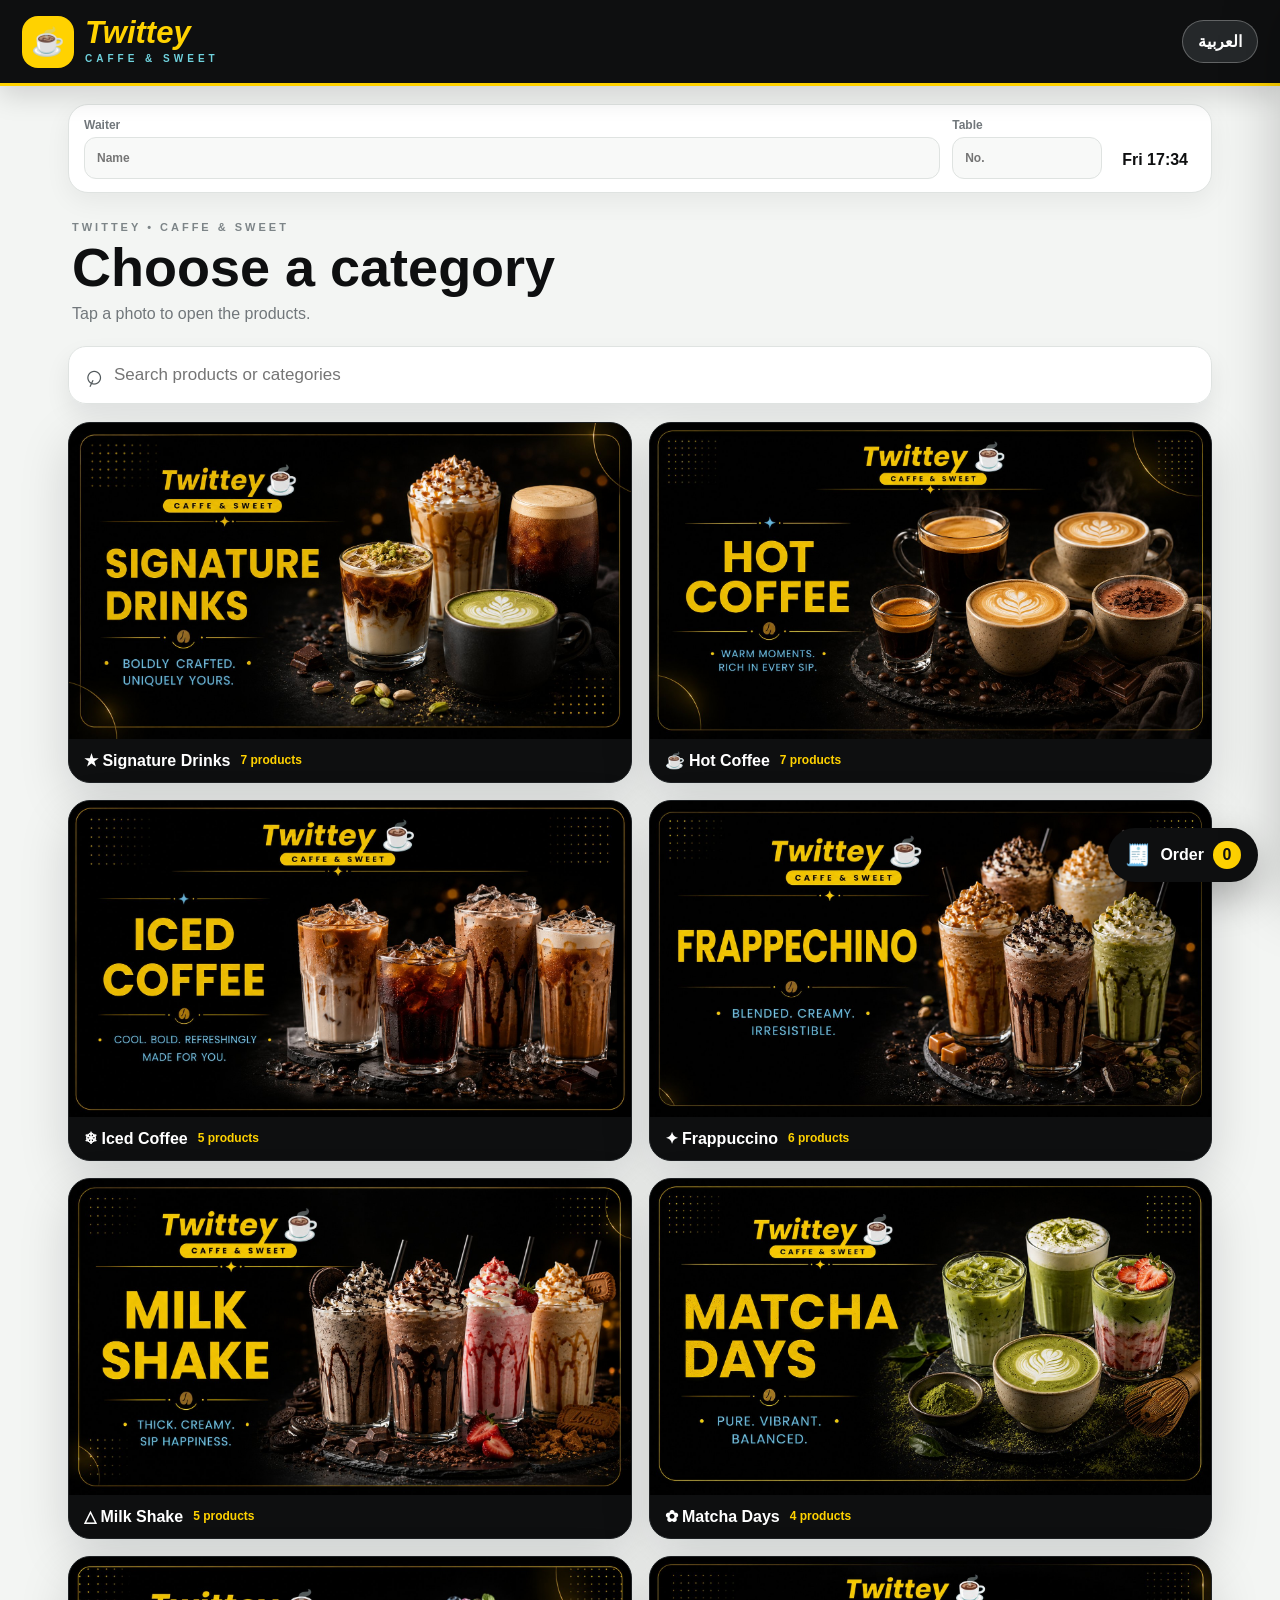
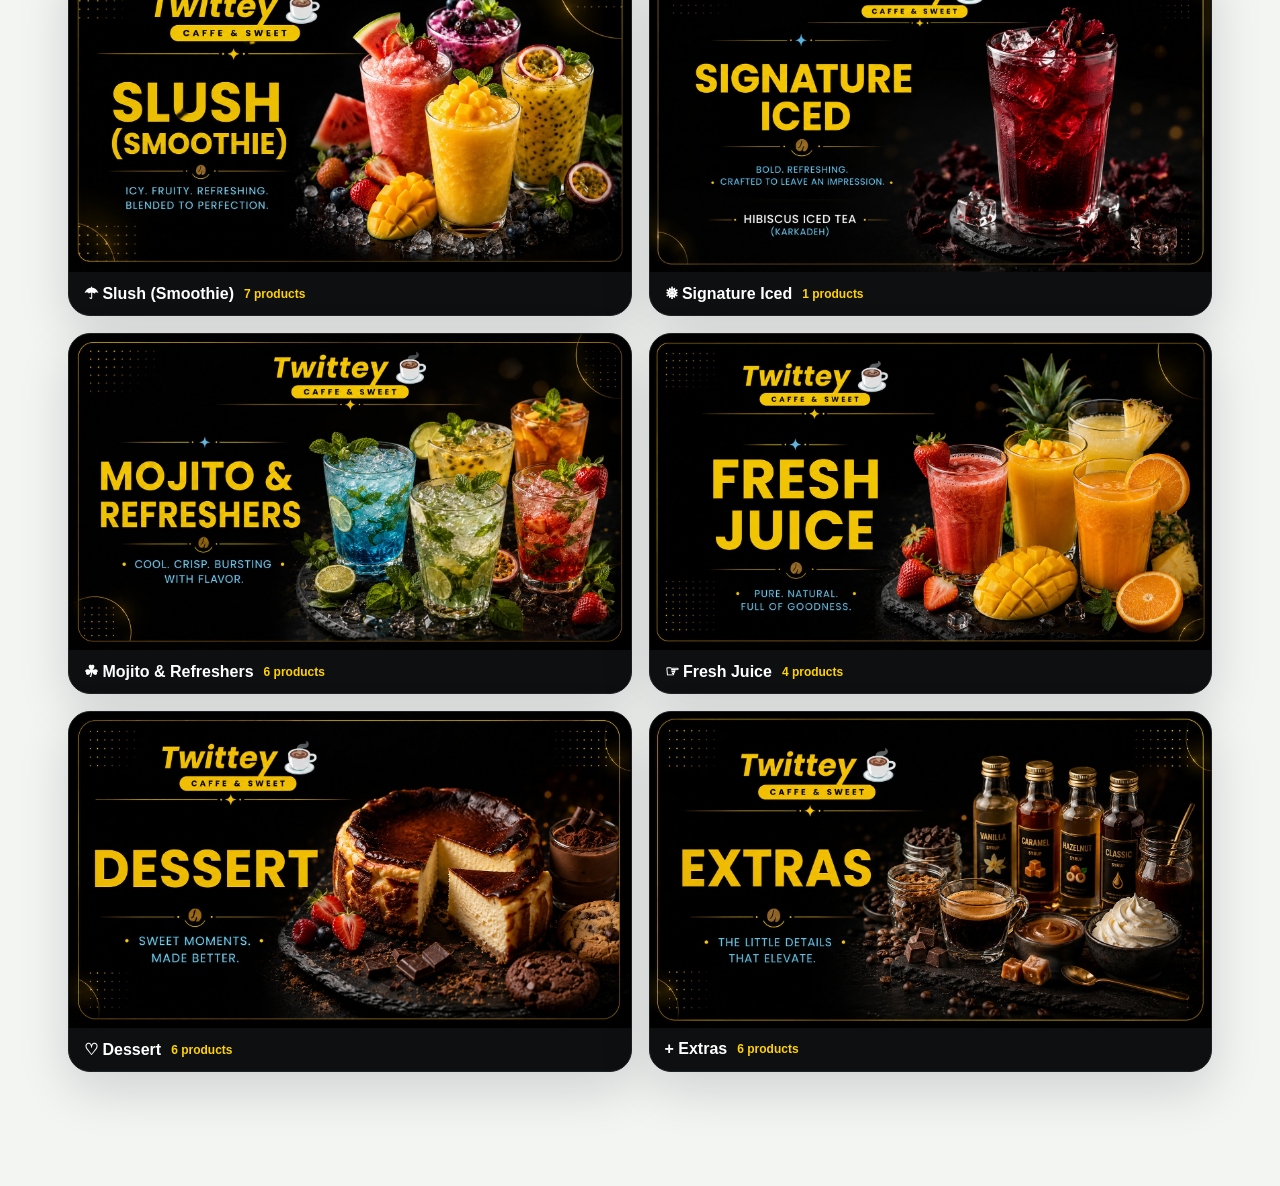
<file: index.html>
<!doctype html>
<html lang="en" dir="ltr">
<head>
  <meta charset="utf-8" />
  <meta name="viewport" content="width=device-width,initial-scale=1,viewport-fit=cover" />
  <meta name="theme-color" content="#0e0f10" />
  <meta name="apple-mobile-web-app-capable" content="yes" />
  <meta name="apple-mobile-web-app-status-bar-style" content="black-translucent" />
  <title>Twittey Waiter Menu</title>
  <link rel="manifest" href="manifest.json" />
  <link rel="icon" href="icon-192.png" />
  <link rel="stylesheet" href="styles.css" />
</head>
<body>
  <header class="app-header">
    <div class="brand" id="homeBrand" role="button" tabindex="0" aria-label="Home">
      <div class="brand-mark">☕</div>
      <div><div class="brand-name">Twittey</div><div class="brand-sub">CAFFE &amp; SWEET</div></div>
    </div>
    <div class="header-actions">
      <button class="lang-btn" id="langBtn" type="button">العربية</button>
      <button class="install-btn hidden" id="installBtn" type="button">Install</button>
    </div>
  </header>

  <main>
    <section class="staff-strip">
      <label><span data-i18n="waiter">Waiter</span><input id="waiterInput" autocomplete="off" placeholder="Name" /></label>
      <label><span data-i18n="table">Table</span><input id="tableInput" inputmode="numeric" placeholder="No." /></label>
      <div class="clock" id="clock"></div>
    </section>

    <section id="homeView" class="view active">
      <div class="welcome">
        <p class="eyebrow">TWITTEY • CAFFE &amp; SWEET</p>
        <h1 data-i18n="chooseCategory">Choose a category</h1>
        <p data-i18n="tapCategory">Tap a photo to open the products.</p>
      </div>
      <div class="search-wrap">
        <span class="search-icon">⌕</span>
        <input id="searchInput" type="search" data-placeholder="search" placeholder="Search products or categories" />
        <button id="clearSearch" class="clear-search hidden" aria-label="Clear search">×</button>
      </div>
      <div id="categoryGrid" class="category-grid"></div>
      <div id="noResults" class="empty-state hidden"><span>⌕</span><p data-i18n="noResults">No matching products found.</p></div>
    </section>

    <section id="categoryView" class="view">
      <button id="backBtn" class="back-btn" type="button">‹ <span data-i18n="back">Back</span></button>
      <div id="categoryHero" class="category-hero"></div>
      <div id="heroMeta" class="hero-meta"></div>
      <div id="productGrid" class="product-grid"></div>
    </section>
  </main>

  <button id="cartFab" class="cart-fab" type="button" aria-label="Open order">
    <span class="cart-symbol">🧾</span><span id="cartFabLabel">Order</span><span id="cartCount" class="cart-count">0</span>
  </button>

  <div id="drawerBackdrop" class="drawer-backdrop"></div>
  <aside id="cartDrawer" class="cart-drawer" aria-label="Current order">
    <div class="drawer-head">
      <div><p class="eyebrow">TWITTEY</p><h2 data-i18n="currentOrder">Current order</h2></div>
      <button id="closeCart" class="icon-btn" type="button">×</button>
    </div>
    <div id="orderMeta" class="order-meta"></div>
    <div id="cartItems" class="cart-items"></div>
    <div id="cartEmpty" class="cart-empty"><div>☕</div><p data-i18n="emptyOrder">No items added yet.</p></div>
    <label class="order-note"><span data-i18n="orderNote">Order note</span><textarea id="orderNote" rows="2" data-placeholder="notePlaceholder" placeholder="Example: takeaway, no sugar..."></textarea></label>
    <div class="totals"><span data-i18n="total">Total</span><strong id="cartTotal">0.000 OMR</strong></div>
    <div class="drawer-actions">
      <button id="copyOrder" class="secondary-btn" type="button" data-i18n="copy">Copy</button>
      <button id="printOrder" class="secondary-btn" type="button" data-i18n="print">Print</button>
      <button id="clearOrder" class="danger-btn" type="button" data-i18n="clear">Clear</button>
    </div>
  </aside>

  <div id="productModal" class="modal-backdrop">
    <div class="product-modal" role="dialog" aria-modal="true">
      <button id="closeModal" class="modal-close" type="button">×</button>
      <div id="modalThumb" class="modal-thumb"></div>
      <p id="modalCategory" class="eyebrow"></p>
      <h2 id="modalName"></h2>
      <div class="modal-price" id="modalPrice"></div>
      <div class="quantity-picker"><button id="qtyMinus" type="button">−</button><strong id="modalQty">1</strong><button id="qtyPlus" type="button">+</button></div>
      <div id="extrasBox" class="extras-box">
        <h3 data-i18n="chooseExtras">Choose extras</h3>
        <div id="extrasList"></div>
      </div>
      <label class="item-note"><span data-i18n="itemNote">Item note</span><textarea id="itemNote" rows="2" data-placeholder="itemNotePlaceholder" placeholder="Example: less ice, no sugar..."></textarea></label>
      <button id="addToOrder" class="primary-btn" type="button"><span data-i18n="addOrder">Add to order</span><strong id="modalTotal"></strong></button>
    </div>
  </div>

  <section id="printArea" class="print-area"></section>
  <div id="toast" class="toast"></div>
  <script>window.MENU_DATA = [{"id": "signature", "name": "Signature Drinks", "nameAr": "المشروبات المميزة", "image": "signature.jpg", "icon": "★", "items": [["Spanish Latte", "سبانيش لاتيه", 1.3, "spanish-latte.jpg"], ["Pistachio Latte", "لاتيه فستق", 1.6, "pistachio-latte.jpg"], ["Dirty Coffee", "ديرتي كوفي", 1.6, "dirty-coffee.jpg"], ["White Mocha", "وايت موكا", 1.6, "white-mocha.jpg"], ["Caramel Macchiato", "كراميل ماكياتو", 1.2, "caramel-macchiato.jpg"], ["Nitro Cold Brew", "نايترو كولد برو", 1.2, "nitro-cold-brew.jpg"], ["Hibiscus Refresher", "منعش الكركديه", 1.2, "hibiscus-refresher.jpg"]]}, {"id": "hot-coffee", "name": "Hot Coffee", "nameAr": "قهوة ساخنة", "image": "hot-coffee.jpg", "icon": "☕", "items": [["Espresso", "إسبريسو", 1.0, "espresso.jpg"], ["Americano", "أمريكانو", 1.0, "americano.jpg"], ["Cappuccino", "كابتشينو", 1.2, "cappuccino.jpg"], ["Latte", "لاتيه", 1.2, "latte.jpg"], ["Flat White", "فلات وايت", 1.2, "flat-white.jpg"], ["Mocha", "موكا", 1.3, "mocha.jpg"], ["Hot Chocolate", "هوت شوكليت", 1.3, "hot-chocolate.jpg"]]}, {"id": "iced-coffee", "name": "Iced Coffee", "nameAr": "قهوة باردة", "image": "iced-coffee.jpg", "icon": "❄", "items": [["Iced Latte", "آيس لاتيه", 1.4, "iced-latte.jpg"], ["Iced Spanish Latte", "آيس سبانيش لاتيه", 1.3, "iced-spanish-latte.jpg"], ["Iced Americano", "آيس أمريكانو", 1.0, "iced-americano.jpg"], ["Iced Mocha", "آيس موكا", 1.6, "iced-mocha.jpg"], ["Cold Brew", "كولد برو", 1.5, "cold-brew.jpg"]]}, {"id": "frappuccino", "name": "Frappuccino", "nameAr": "فرابتشينو", "image": "frappuccino.jpg", "icon": "✦", "items": [["Caramel Frappuccino", "كراميل فرابتشينو", 1.5, "caramel-frappuccino.jpg"], ["Mocha Frappuccino", "موكا فرابتشينو", 1.5, "mocha-frappuccino.jpg"], ["White Mocha Frappuccino", "وايت موكا فرابتشينو", 1.2, "white-mocha-frappuccino.jpg"], ["Hazelnut Frappuccino", "بندق فرابتشينو", 1.5, "hazelnut-frappuccino.jpg"], ["Pistachio Frappuccino", "فستق فرابتشينو", 1.5, "pistachio-frappuccino.jpg"], ["Cookies & Cream Frappuccino", "كوكيز آند كريم فرابتشينو", 1.5, "cookies-cream-frappuccino.jpg"]]}, {"id": "milkshake", "name": "Milk Shake", "nameAr": "ميلك شيك", "image": "milkshake.jpg", "icon": "△", "items": [["Oreo Milk Shake", "أوريو ميلك شيك", 1.4, "oreo-milkshake.jpg"], ["Chocolate Milk Shake", "شوكولاتة ميلك شيك", 1.4, "chocolate-milkshake.jpg"], ["Vanilla Milk Shake", "فانيلا ميلك شيك", 1.3, "vanilla-milkshake.jpg"], ["Strawberry Milk Shake", "فراولة ميلك شيك", 1.6, "strawberry-milkshake.jpg"], ["Lotus Milk Shake", "لوتس ميلك شيك", 1.4, "lotus-milkshake.jpg"]]}, {"id": "matcha", "name": "Matcha Days", "nameAr": "ماتشا", "image": "matcha.jpg", "icon": "✿", "items": [["Matcha Latte", "ماتشا لاتيه", 1.5, "matcha-latte.jpg"], ["Iced Matcha Latte", "آيس ماتشا لاتيه", 1.5, "iced-matcha-latte.jpg"], ["Matcha Coconut Latte", "ماتشا جوز الهند", 1.8, "matcha-coconut.jpg"], ["Strawberry Matcha", "ماتشا فراولة", 1.8, "strawberry-matcha.jpg"]]}, {"id": "slush", "name": "Slush (Smoothie)", "nameAr": "سلاش وسموذي", "image": "slush.jpg", "icon": "☂", "items": [["Mango Slush", "سلاش مانجو", 1.3, "mango-slush.jpg"], ["Strawberry Slush", "سلاش فراولة", 1.3, "strawberry-slush.jpg"], ["Watermelon Slush", "سلاش بطيخ", 1.2, "watermelon-slush.jpg"], ["Blueberry Slush", "سلاش بلوبيري", 1.3, "blueberry-slush.jpg"], ["Passion Fruit Slush", "سلاش باشن فروت", 1.3, "passion-fruit-slush.jpg"], ["Peach Slush", "سلاش خوخ", 1.2, "peach-slush.jpg"], ["Mixed Berry Slush", "سلاش توت مشكل", 1.3, "mixed-berry-slush.jpg"]]}, {"id": "signature-iced", "name": "Signature Iced", "nameAr": "مشروب بارد مميز", "image": "signature-iced.jpg", "icon": "❅", "items": [["Hibiscus Iced Tea (Karkadeh)", "آيس تي كركديه", 1.2]]}, {"id": "mojito", "name": "Mojito & Refreshers", "nameAr": "موهيتو ومنعشات", "image": "mojito.jpg", "icon": "☘", "items": [["Blue Mojito", "موهيتو أزرق", 1.4, "blue-mojito.jpg"], ["Passion Fruit Mojito", "موهيتو باشن فروت", 1.4, "passion-fruit-mojito.jpg"], ["Green Apple Mojito", "موهيتو تفاح أخضر", 1.4, "green-apple-mojito.jpg"], ["Strawberry Mojito", "موهيتو فراولة", 1.4, "strawberry-mojito.jpg"], ["Lemon Mint", "ليمون نعناع", 1.2, "lemon-mint.jpg"], ["Peach Ice Tea", "آيس تي خوخ", 1.2, "peach-ice-tea.jpg"]]}, {"id": "fresh-juice", "name": "Fresh Juice", "nameAr": "عصائر طازجة", "image": "fresh-juice.jpg", "icon": "☞", "items": [["Strawberry Juice", "عصير فراولة", 1.2, "strawberry-juice.jpg"], ["Mango Juice", "عصير مانجو", 1.5, "mango-juice.jpg"], ["Pineapple Juice", "عصير أناناس", 1.3, "pineapple-juice.jpg"], ["Orange Juice", "عصير برتقال", 1.1, "orange-juice.jpg"]]}, {"id": "dessert", "name": "Dessert", "nameAr": "حلويات", "image": "dessert.jpg", "icon": "♡", "items": [["Tiramisu Cup", "كوب تيراميسو", 2.0, "tiramisu.jpg"], ["San Sebastian", "سان سباستيان", 2.0, "san-sebastian.jpg"], ["Brownies", "براونيز", 1.6, "brownies.jpg"], ["Cookies", "كوكيز", 1.0, "cookies.jpg"], ["Chocolate Cake", "كيك شوكولاتة", 2.0, "chocolate-cake.jpg"], ["Cheesecake (Berry)", "تشيز كيك توت", 1.6, "cheesecake.jpg"]]}, {"id": "extras", "name": "Extras", "nameAr": "إضافات", "image": "extras.jpg", "icon": "+", "items": [["Extra Shot", "شوت إضافي", 0.3], ["Flavored Syrup", "سيرب نكهة", 0.3], ["Oat Milk", "حليب شوفان", 0.3], ["Almond Milk", "حليب لوز", 0.3], ["Whipped Cream", "كريمة مخفوقة", 0.3], ["Extra Sauce", "صوص إضافي", 0.3]]}];</script>
  <script src="app.js"></script>
</body>
</html>
</file>
<file: styles.css>
:root{
  --black:#0e0f10;--black2:#17191b;--yellow:#ffd200;--blue:#6fd2dd;--paper:#f3f5f3;
  --muted:#71777b;--line:#dfe3e1;--white:#fff;--danger:#b83232;--shadow:0 18px 50px rgba(10,15,18,.15);
  font-family:Inter,"Segoe UI",Tahoma,Arial,sans-serif;color:var(--black);background:var(--paper);
}
*{box-sizing:border-box}html,body{margin:0;min-height:100%;background:var(--paper)}body{padding-bottom:96px}button,input,textarea{font:inherit}button{cursor:pointer}.hidden{display:none!important}
.app-header{position:sticky;top:0;z-index:30;height:86px;padding:12px 22px;display:flex;align-items:center;justify-content:space-between;background:var(--black);color:#fff;border-bottom:3px solid var(--yellow);box-shadow:0 10px 26px rgba(0,0,0,.14)}
.brand{display:flex;align-items:center;gap:11px;user-select:none}.brand-mark{width:52px;height:52px;display:grid;place-items:center;border-radius:16px;background:var(--yellow);font-size:27px}.brand-name{font-size:31px;font-weight:900;font-style:italic;line-height:.9;color:var(--yellow)}.brand-sub{margin-top:7px;font-size:10px;font-weight:800;letter-spacing:4px;color:var(--blue)}
.header-actions{display:flex;gap:8px}.lang-btn,.install-btn{border:1px solid rgba(255,255,255,.28);border-radius:999px;background:#25282a;color:#fff;padding:11px 15px;font-weight:800}.install-btn{background:var(--yellow);color:#111;border-color:var(--yellow)}
main{max-width:1180px;margin:0 auto;padding:18px}.staff-strip{display:grid;grid-template-columns:1fr 150px auto;gap:12px;align-items:end;background:#fff;padding:13px 15px;border:1px solid var(--line);border-radius:20px;box-shadow:0 8px 26px rgba(11,18,20,.06)}
.staff-strip label{display:grid;gap:5px;color:var(--muted);font-weight:800;font-size:12px}.staff-strip input{min-width:0;height:42px;padding:0 12px;border:1px solid var(--line);border-radius:12px;background:#f8f9f8;outline:none}.staff-strip input:focus{border-color:var(--blue);box-shadow:0 0 0 4px rgba(111,210,221,.18)}.clock{padding:0 8px 10px;font-weight:900;color:var(--black);white-space:nowrap}
.view{display:none}.view.active{display:block}.welcome{padding:28px 4px 15px}.eyebrow{margin:0 0 7px;color:#7d8588;font-size:11px;font-weight:900;letter-spacing:3px}.welcome h1{margin:0;font-size:clamp(31px,5vw,54px);line-height:1}.welcome p:last-child{color:var(--muted);margin:11px 0 0}
.search-wrap{position:sticky;top:102px;z-index:20;display:flex;align-items:center;gap:10px;margin:8px 0 18px;padding:0 15px;height:58px;background:rgba(255,255,255,.94);backdrop-filter:blur(12px);border:1px solid var(--line);border-radius:18px;box-shadow:0 12px 25px rgba(12,17,20,.08)}.search-icon{font-size:30px;transform:rotate(-20deg);color:#50575a}.search-wrap input{width:100%;border:0;outline:0;background:transparent;font-size:17px}.clear-search{border:0;background:#e8ebea;width:32px;height:32px;border-radius:50%;font-size:21px}
.category-grid{display:grid;grid-template-columns:repeat(2,minmax(0,1fr));gap:17px}.category-card{display:flex;flex-direction:column;overflow:hidden;border-radius:22px;background:var(--black);box-shadow:var(--shadow);border:1px solid #1e2124;color:#fff;text-align:start;padding:0}.cat-banner{aspect-ratio:16/9;width:100%;overflow:hidden;background:#111}.cat-banner img{width:100%;height:100%;object-fit:cover;display:block;transition:transform .4s ease}.category-card:hover .cat-banner img,.category-card:focus .cat-banner img{transform:scale(1.04)}.cat-label{display:flex;align-items:center;justify-content:space-between;gap:10px;padding:12px 15px}.cat-label span{font-weight:800;font-size:16px;color:#fff}.cat-label em{font-style:normal;font-weight:800;font-size:12px;color:var(--yellow);white-space:nowrap}.empty-state{text-align:center;padding:50px 15px;color:var(--muted)}.empty-state span{font-size:50px}
.back-btn{margin:21px 0 12px;border:0;background:#fff;border-radius:14px;padding:12px 17px;font-weight:900;box-shadow:0 7px 18px rgba(0,0,0,.06)}.category-hero{overflow:hidden;aspect-ratio:16/9;width:100%;border-radius:26px;background:#111 center/cover no-repeat;box-shadow:var(--shadow)}.hero-meta{margin:14px 4px 2px;font-weight:900;font-size:clamp(16px,2.4vw,20px);color:var(--black)}
.product-grid{display:grid;grid-template-columns:repeat(2,minmax(0,1fr));gap:14px;margin-top:18px}.product-card{display:grid;grid-template-columns:82px 1fr auto;gap:14px;align-items:center;background:#fff;border:1px solid var(--line);border-radius:20px;padding:12px;box-shadow:0 7px 20px rgba(10,15,18,.05);text-align:start}.product-thumb{height:82px;border-radius:16px;display:grid;place-items:center;background:linear-gradient(145deg,#1c1f22,#0e0f10);color:var(--yellow);font-size:30px;overflow:hidden}.product-thumb img{width:100%;height:100%;object-fit:cover;display:block}.product-info h3{margin:0 0 6px;font-size:18px}.product-info p{margin:0;color:var(--muted);font-size:13px}.price{margin-top:8px!important;color:#111!important;font-weight:900!important}.add-btn{width:48px;height:48px;border:0;border-radius:15px;background:var(--yellow);font-size:27px;font-weight:500}.add-btn:active{transform:scale(.94)}
.cart-fab{position:fixed;z-index:35;right:22px;bottom:18px;display:flex;align-items:center;gap:9px;border:0;border-radius:999px;background:var(--black);color:#fff;padding:13px 17px;box-shadow:0 16px 38px rgba(0,0,0,.28);font-weight:900}.cart-symbol{font-size:21px}.cart-count{display:grid;place-items:center;min-width:28px;height:28px;padding:0 7px;border-radius:50%;background:var(--yellow);color:#111}
.drawer-backdrop{position:fixed;z-index:39;inset:0;background:rgba(5,8,10,.48);opacity:0;pointer-events:none;transition:.22s}.drawer-backdrop.open{opacity:1;pointer-events:auto}.cart-drawer{position:fixed;z-index:40;top:0;right:0;width:min(460px,94vw);height:100dvh;background:#fff;box-shadow:-20px 0 60px rgba(0,0,0,.24);transform:translateX(105%);transition:.28s ease;display:flex;flex-direction:column;padding:22px}.cart-drawer.open{transform:translateX(0)}.drawer-head{display:flex;align-items:center;justify-content:space-between;border-bottom:1px solid var(--line);padding-bottom:13px}.drawer-head h2{margin:0}.icon-btn,.modal-close{border:0;width:42px;height:42px;border-radius:50%;background:#eef0ef;font-size:25px}.order-meta{display:flex;gap:8px;flex-wrap:wrap;padding:12px 0;color:var(--muted);font-size:13px;font-weight:800}.order-meta span{background:#f3f5f4;padding:7px 10px;border-radius:999px}.cart-items{overflow:auto;flex:1}.cart-line{display:grid;grid-template-columns:1fr auto;gap:10px;padding:13px 0;border-bottom:1px solid var(--line)}.cart-line h4{margin:0 0 4px}.cart-line p{margin:2px 0;color:var(--muted);font-size:12px}.cart-controls{display:flex;align-items:center;gap:7px;justify-content:end}.cart-controls button{border:0;background:#ecefed;width:30px;height:30px;border-radius:9px;font-weight:900}.remove-line{background:#fff0f0!important;color:var(--danger)}.line-total{text-align:end;font-weight:900;margin-top:7px}.cart-empty{flex:1;display:grid;place-content:center;text-align:center;color:var(--muted)}.cart-empty div{font-size:48px}.order-note,.item-note{display:grid;gap:7px;color:var(--muted);font-size:12px;font-weight:900}.order-note textarea,.item-note textarea{resize:none;border:1px solid var(--line);border-radius:13px;padding:10px;outline:0}.totals{display:flex;justify-content:space-between;align-items:center;padding:15px 0 11px;font-size:18px}.totals strong{font-size:23px}.drawer-actions{display:grid;grid-template-columns:1fr 1fr 1fr;gap:8px}.secondary-btn,.danger-btn,.primary-btn{border:0;border-radius:13px;padding:13px;font-weight:900}.secondary-btn{background:#e9eeed}.danger-btn{background:#fff0f0;color:var(--danger)}
.modal-backdrop{position:fixed;z-index:50;inset:0;background:rgba(4,7,8,.62);display:grid;place-items:center;padding:18px;opacity:0;pointer-events:none;transition:.2s}.modal-backdrop.open{opacity:1;pointer-events:auto}.product-modal{position:relative;width:min(520px,100%);max-height:94dvh;overflow:auto;background:#fff;border-radius:28px;padding:18px;box-shadow:0 30px 90px rgba(0,0,0,.35)}.modal-close{position:absolute;right:14px;top:14px;z-index:2}.modal-thumb{height:280px;border-radius:20px;background-color:#000;background-position:center;background-size:contain;background-repeat:no-repeat;margin-bottom:17px}.product-modal h2{margin:4px 0 7px;font-size:29px}.modal-price{font-weight:900;font-size:19px}.quantity-picker{display:flex;align-items:center;justify-content:center;gap:20px;margin:17px 0}.quantity-picker button{border:0;width:46px;height:46px;border-radius:14px;background:#ecefed;font-size:24px;font-weight:900}.quantity-picker strong{font-size:23px}.extras-box{padding:13px;border-radius:18px;background:#f4f6f5;margin-bottom:13px}.extras-box h3{margin:0 0 10px;font-size:16px}.extra-choice{display:flex;align-items:center;justify-content:space-between;padding:9px 0;border-bottom:1px solid #dfe4e2}.extra-choice:last-child{border-bottom:0}.extra-choice label{display:flex;align-items:center;gap:9px;font-weight:700}.extra-choice input{width:20px;height:20px;accent-color:#111}.primary-btn{width:100%;margin-top:13px;background:var(--yellow);color:#111;display:flex;justify-content:space-between;font-size:16px}.toast{position:fixed;z-index:70;left:50%;bottom:95px;transform:translate(-50%,25px);background:#111;color:#fff;padding:12px 17px;border-radius:999px;font-weight:800;opacity:0;pointer-events:none;transition:.2s}.toast.show{opacity:1;transform:translate(-50%,0)}
.print-area{display:none}
html[dir="rtl"] .category-card,html[dir="rtl"] .product-card{text-align:right}html[dir="rtl"] .category-card::after{background:linear-gradient(270deg,rgba(0,0,0,.78),rgba(0,0,0,.18) 72%,rgba(0,0,0,.08))}html[dir="rtl"] .hero-overlay{background:linear-gradient(270deg,rgba(0,0,0,.78),rgba(0,0,0,.12))}html[dir="rtl"] .cart-drawer{right:auto;left:0;transform:translateX(-105%);box-shadow:20px 0 60px rgba(0,0,0,.24)}html[dir="rtl"] .cart-drawer.open{transform:translateX(0)}html[dir="rtl"] .cart-fab{right:auto;left:22px}html[dir="rtl"] .modal-close{right:auto;left:14px}
@media(max-width:760px){main{padding:12px}.app-header{height:78px;padding:10px 13px}.brand-name{font-size:27px}.brand-mark{width:47px;height:47px}.brand-sub{letter-spacing:2.5px}.staff-strip{grid-template-columns:1fr 105px}.clock{display:none}.category-grid{grid-template-columns:1fr}.category-card{min-height:190px}.product-grid{grid-template-columns:1fr}.category-hero{height:245px}.search-wrap{top:88px}.product-card{grid-template-columns:72px 1fr auto}.product-thumb{height:72px}.drawer-actions{grid-template-columns:1fr 1fr}.danger-btn{grid-column:1/-1}.lang-btn{padding:10px 12px}.install-btn{display:none!important}}
@media(max-width:390px){.brand-sub{display:none}.staff-strip{grid-template-columns:1fr 86px}.category-copy h2{font-size:25px}.product-info h3{font-size:16px}}
@media print{body>*:not(#printArea){display:none!important}.print-area{display:block!important;padding:12mm;font-family:Arial,sans-serif;color:#000}.print-head{text-align:center;border-bottom:2px solid #000;padding-bottom:8px}.print-head h1{margin:0}.print-meta{display:flex;justify-content:space-between;margin:14px 0}.print-table{width:100%;border-collapse:collapse}.print-table th,.print-table td{border-bottom:1px solid #bbb;padding:7px;text-align:start}.print-total{text-align:end;font-size:20px;font-weight:900;margin-top:15px}.print-note{margin-top:14px;border:1px solid #aaa;padding:8px}}
.cat-fallback{width:100%;height:100%;display:grid;place-items:center;font-size:60px;color:var(--yellow);background:linear-gradient(145deg,#1c1f22,#0e0f10)}
</file>
